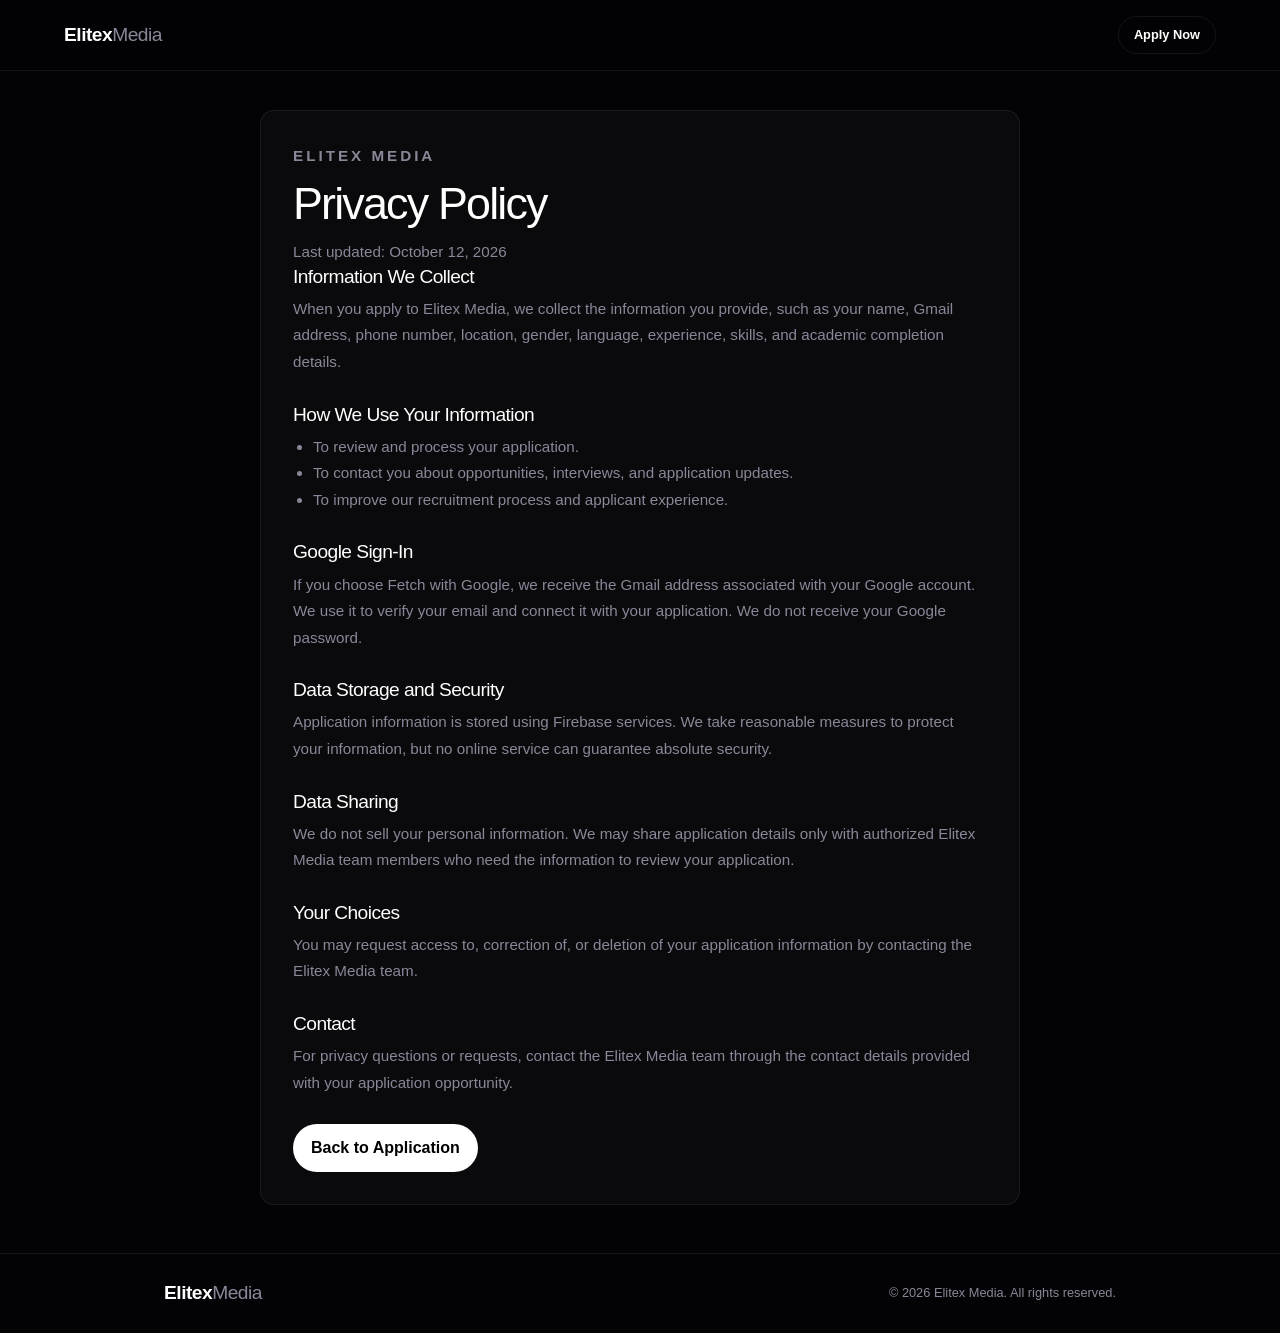
<file: privacy-policy.html>
<!DOCTYPE html>
<html lang="en">
<head>
    <meta charset="UTF-8">
    <meta name="viewport" content="width=device-width, initial-scale=1.0">
    <meta name="theme-color" content="#030305">
    <title>Privacy Policy | Elitex Media</title>
    <link rel="stylesheet" href="style.css">
    <style>
        .policy-page {
            min-height: 100vh;
            padding: 110px 0 48px;
        }

        .policy-content {
            max-width: 760px;
            margin: 0 auto;
            padding: 32px;
            border: 1px solid var(--border-color);
            border-radius: var(--radius-md);
            background: rgba(255, 255, 255, 0.03);
        }

        .policy-content h2 {
            margin: 28px 0 8px;
            color: #fff;
            font-size: 1.2rem;
        }

        .policy-content h2:first-of-type {
            margin-top: 0;
        }

        .policy-content p,
        .policy-content li {
            color: var(--text-secondary);
            font-size: 0.95rem;
            line-height: 1.75;
        }

        .policy-content ul {
            margin: 8px 0 0 20px;
        }

        .policy-back {
            display: inline-flex;
            margin-top: 28px;
            padding: 11px 18px;
            border-radius: 40px;
            background: #fff;
            color: #000;
            font-weight: 600;
            text-decoration: none;
        }
    </style>
</head>
<body>
    <header class="navbar">
        <div class="nav-container">
            <h1 class="logo">Elitex<span>Media</span></h1>
            <a class="nav-cta" href="index.html#apply">Apply Now</a>
        </div>
    </header>

    <main class="policy-page">
        <div class="container">
            <article class="policy-content">
                <p class="section-eyebrow">Elitex Media</p>
                <h1 class="section-title">Privacy Policy</h1>
                <p>Last updated: October 12, 2026</p>

                <h2>Information We Collect</h2>
                <p>When you apply to Elitex Media, we collect the information you provide, such as your name, Gmail address, phone number, location, gender, language, experience, skills, and academic completion details.</p>

                <h2>How We Use Your Information</h2>
                <ul>
                    <li>To review and process your application.</li>
                    <li>To contact you about opportunities, interviews, and application updates.</li>
                    <li>To improve our recruitment process and applicant experience.</li>
                </ul>

                <h2>Google Sign-In</h2>
                <p>If you choose Fetch with Google, we receive the Gmail address associated with your Google account. We use it to verify your email and connect it with your application. We do not receive your Google password.</p>

                <h2>Data Storage and Security</h2>
                <p>Application information is stored using Firebase services. We take reasonable measures to protect your information, but no online service can guarantee absolute security.</p>

                <h2>Data Sharing</h2>
                <p>We do not sell your personal information. We may share application details only with authorized Elitex Media team members who need the information to review your application.</p>

                <h2>Your Choices</h2>
                <p>You may request access to, correction of, or deletion of your application information by contacting the Elitex Media team.</p>

                <h2>Contact</h2>
                <p>For privacy questions or requests, contact the Elitex Media team through the contact details provided with your application opportunity.</p>

                <a class="policy-back" href="index.html#apply">Back to Application</a>
            </article>
        </div>
    </main>

    <footer>
        <div class="container footer-content">
            <div class="logo">Elitex<span>Media</span></div>
            <p>&copy; 2026 Elitex Media. All rights reserved.</p>
        </div>
    </footer>
</body>
</html>
</file>
<file: style.css>
/* ═══════════════════════════════════════════════════
   ELITEX MEDIA — Mobile-First Stylesheet
   Base = mobile (~375px+). Desktop via min-width.
   ═══════════════════════════════════════════════════ */

/* ── Tokens ─────────────────────────────────────── */
:root {
    --bg-color:      #030305;
    --surface-color: #0a0a0e;
    --border-color:  rgba(255, 255, 255, 0.07);
    --text-primary:  #ffffff;
    --text-secondary:#888899;
    --gradient:      linear-gradient(135deg, #e0e0e0, #888899);
    --radius-sm:     10px;
    --radius-md:     14px;
    --radius-lg:     20px;
    --radius-pill:   40px;
    --safe-top:    env(safe-area-inset-top, 0px);
    --safe-bottom: env(safe-area-inset-bottom, 0px);
    --safe-left:   env(safe-area-inset-left, 0px);
    --safe-right:  env(safe-area-inset-right, 0px);
}

/* ── Reset ───────────────────────────────────────── */
*, *::before, *::after {
    box-sizing: border-box;
    margin: 0;
    padding: 0;
    -webkit-tap-highlight-color: transparent;
}

html {
    scroll-behavior: smooth;
    -webkit-text-size-adjust: 100%;
    text-size-adjust: 100%;
}

body {
    background-color: var(--bg-color);
    color: var(--text-primary);
    font-family: 'Inter', sans-serif;
    line-height: 1.6;
    overflow-x: hidden;
    -webkit-overflow-scrolling: touch;
}

/* ── Typography ─────────────────────────────────── */
h1, h2, h3 {
    font-weight: 500;
    letter-spacing: -0.03em;
    line-height: 1.15;
}

.gradient-text {
    background: var(--gradient);
    -webkit-background-clip: text;
    -webkit-text-fill-color: transparent;
    background-clip: text;
}

/* ── Layout ──────────────────────────────────────── */
.container {
    width: 100%;
    padding-left:  max(18px, calc(18px + var(--safe-left)));
    padding-right: max(18px, calc(18px + var(--safe-right)));
}

@media (min-width: 640px)  { .container { max-width: 640px;  margin: 0 auto; padding: 0 24px; } }
@media (min-width: 1024px) { .container { max-width: 1000px; } }

/* ══════════════════════════════════════════════════
   HEADER / NAV
   ══════════════════════════════════════════════════ */
header {
    position: fixed;
    width: 100%;
    top: 0;
    z-index: 1000;
    background: rgba(3, 3, 5, 0.82);
    backdrop-filter: blur(16px);
    -webkit-backdrop-filter: blur(16px);
    border-bottom: 1px solid var(--border-color);
    padding-top: var(--safe-top);
}

.nav-container {
    display: flex;
    justify-content: space-between;
    align-items: center;
    padding: 12px 16px;
    padding-left:  max(16px, calc(16px + var(--safe-left)));
    padding-right: max(16px, calc(16px + var(--safe-right)));
}

@media (min-width: 640px) {
    .nav-container { padding: 16px 24px; max-width: 1200px; margin: 0 auto; }
}

.logo {
    font-size: 1.2rem;
    font-weight: 700;
    letter-spacing: -0.5px;
}

.logo span {
    color: var(--text-secondary);
    font-weight: 400;
}

.nav-cta {
    color: var(--text-primary);
    text-decoration: none;
    font-size: 0.8rem;
    font-weight: 600;
    padding: 8px 15px;
    min-height: 38px;
    display: inline-flex;
    align-items: center;
    border: 1px solid var(--border-color);
    border-radius: var(--radius-pill);
    transition: background 0.25s ease, color 0.25s ease;
}

@media (hover: hover) {
    .nav-cta:hover { background: #fff; color: #000; }
}

/* ─── Global Top Nav Navigation Menu (Home / Dashboard / HR Dashboard) ─── */
.nav-menu {
    display: flex;
    align-items: center;
    gap: 6px;
    background: rgba(255, 255, 255, 0.04);
    border: 1px solid var(--border-color);
    padding: 4px;
    border-radius: var(--radius-pill);
}

.nav-item {
    color: var(--text-secondary);
    text-decoration: none;
    font-size: 0.82rem;
    font-weight: 600;
    padding: 7px 15px;
    border-radius: var(--radius-pill);
    border: none;
    background: transparent;
    cursor: pointer;
    display: inline-flex;
    align-items: center;
    gap: 6px;
    transition: all 0.2s ease;
    user-select: none;
}

.nav-item:hover {
    color: #fff;
    background: rgba(255, 255, 255, 0.08);
}

.nav-item.active {
    color: #000;
    background: #fff;
    box-shadow: 0 2px 10px rgba(255, 255, 255, 0.2);
}

.nav-badge-pill {
    background: rgba(59, 130, 246, 0.18);
    color: #60a5fa;
    border: 1px solid rgba(59, 130, 246, 0.3);
    padding: 1px 6px;
    border-radius: var(--radius-pill);
    font-size: 0.68rem;
    font-weight: 700;
}

.nav-item.active .nav-badge-pill {
    background: #000;
    color: #fff;
    border-color: #000;
}

@media (max-width: 640px) {
    .nav-container {
        flex-wrap: wrap;
        gap: 10px;
    }
    .nav-menu {
        order: 3;
        width: 100%;
        justify-content: center;
    }
    .nav-item {
        padding: 6px 10px;
        font-size: 0.74rem;
        flex: 1;
        justify-content: center;
    }
}

/* ══════════════════════════════════════════════════
   HERO
   ══════════════════════════════════════════════════ */
.hero {
    display: flex;
    align-items: center;
    justify-content: center;
    position: relative;
    padding-top: calc(70px + var(--safe-top));
    padding-bottom: 28px;
}

@media (min-width: 768px) {
    .hero {
        min-height: 75vh;
        padding-top: 84px;
        padding-bottom: 44px;
    }
}

.hero-container {
    position: relative;
    z-index: 2;
    text-align: center;
    width: 100%;
}

.badge {
    display: inline-flex;
    align-items: center;
    gap: 7px;
    padding: 5px 13px;
    background: rgba(255, 255, 255, 0.04);
    border: 1px solid var(--border-color);
    border-radius: var(--radius-pill);
    font-size: 0.73rem;
    color: var(--text-secondary);
    margin-bottom: 14px;
    letter-spacing: 0.2px;
}

.live-dot {
    width: 6px;
    height: 6px;
    background: #22c55e;
    border-radius: 50%;
    box-shadow: 0 0 8px #22c55e;
    animation: livePulse 2s infinite ease-in-out;
}

@keyframes livePulse {
    0%, 100% { opacity: 1; transform: scale(1); }
    50% { opacity: 0.4; transform: scale(0.85); }
}

.hero h2 {
    font-size: clamp(1.85rem, 8vw, 4.2rem);
    margin-bottom: 10px;
}

.hero p {
    font-size: clamp(0.88rem, 3.5vw, 1.15rem);
    color: var(--text-secondary);
    max-width: 460px;
    margin: 0 auto 16px;
    font-weight: 300;
    padding: 0 4px;
    line-height: 1.55;
}

/* Visual Micro-Perks Pills */
.hero-perks {
    display: flex;
    flex-wrap: wrap;
    align-items: center;
    justify-content: center;
    gap: 7px;
    margin: 0 auto 20px;
    max-width: 480px;
}

.perk-pill {
    display: inline-flex;
    align-items: center;
    gap: 6px;
    padding: 5px 12px;
    background: rgba(255, 255, 255, 0.03);
    border: 1px solid rgba(255, 255, 255, 0.08);
    border-radius: var(--radius-pill);
    font-size: 0.74rem;
    font-weight: 500;
    color: #e2e2ec;
    backdrop-filter: blur(8px);
    -webkit-backdrop-filter: blur(8px);
    transition: border-color 0.25s ease, background 0.25s ease, transform 0.2s ease;
}

.perk-pill i {
    font-size: 0.72rem;
    color: var(--text-secondary);
}

@media (hover: hover) {
    .perk-pill:hover {
        border-color: rgba(255, 255, 255, 0.25);
        background: rgba(255, 255, 255, 0.07);
        transform: translateY(-2px);
    }
}

.hero-actions {
    display: flex;
    flex-direction: column;
    align-items: center;
    gap: 12px;
}

.cta-button {
    background: #ffffff;
    color: #000000;
    text-decoration: none;
    padding: 14px 26px;
    border-radius: var(--radius-pill);
    font-size: 0.92rem;
    font-weight: 600;
    width: 100%;
    max-width: 290px;
    text-align: center;
    display: block;
    transition: transform 0.2s ease, box-shadow 0.2s ease;
    -webkit-user-select: none;
    user-select: none;
}

@media (hover: hover) {
    .cta-button:hover {
        transform: scale(1.02);
        box-shadow: 0 0 30px rgba(255,255,255,0.15);
    }
}

.social-proof {
    display: flex;
    align-items: center;
    gap: 8px;
    color: var(--text-secondary);
    font-size: 0.82rem;
}

.avatars { display: flex; }

.avatars img {
    width: 28px;
    height: 28px;
    border-radius: 50%;
    border: 2px solid var(--bg-color);
    margin-left: -7px;
    object-fit: cover;
}

.avatars img:first-child { margin-left: 0; }

/* Glow orb */
.glow-orb {
    position: absolute;
    border-radius: 50%;
    opacity: 0.12;
    z-index: 1;
    pointer-events: none;
    will-change: transform;
}

.orb-1 {
    width: 260px;
    height: 260px;
    background: #ffffff;
    filter: blur(50px);
    top: -80px;
    left: 50%;
    transform: translateX(-50%);
}

@media (min-width: 768px) {
    .orb-1 {
        width: 500px;
        height: 500px;
        filter: blur(60px);
        top: -200px;
        opacity: 0.15;
    }
}

/* ══════════════════════════════════════════════════
   TRUSTED BY / MARQUEE
   ══════════════════════════════════════════════════ */
.trusted-by {
    padding: 44px 0;
    border-bottom: 1px solid var(--border-color);
    background: var(--surface-color);
    overflow: hidden;
}

.trusted-label {
    text-align: center;
    font-size: 0.7rem;
    letter-spacing: 2.5px;
    color: var(--text-secondary);
    margin-bottom: 24px;
    font-weight: 600;
    text-transform: uppercase;
    padding: 0 20px;
}

.marquee-container {
    width: 100%;
    overflow: hidden;
    white-space: nowrap;
    position: relative;
}

.marquee-container::before,
.marquee-container::after {
    content: '';
    position: absolute;
    top: 0;
    width: 50px;
    height: 100%;
    z-index: 2;
    pointer-events: none;
}

@media (min-width: 640px) {
    .marquee-container::before,
    .marquee-container::after { width: 100px; }
}

.marquee-container::before {
    left: 0;
    background: linear-gradient(to right, var(--surface-color), transparent);
}

.marquee-container::after {
    right: 0;
    background: linear-gradient(to left, var(--surface-color), transparent);
}

.marquee {
    display: inline-block;
    animation: marquee 22s linear infinite;
}

@media (hover: hover) {
    .marquee:hover { animation-play-state: paused; }
}

.marquee .client-logo {
    display: inline-flex;
    align-items: center;
    justify-content: center;
    margin: 0 22px;
    vertical-align: middle;
}

@media (min-width: 640px) {
    .marquee .client-logo { margin: 0 36px; }
}

.client-logo img {
    height: 24px;
    max-width: 110px;
    object-fit: contain;
    filter: grayscale(100%) opacity(0.45);
    transition: filter 0.3s ease;
}

.client-logo .brand-svg {
    height: 24px;
    width: auto;
    max-width: 140px;
    color: rgba(255, 255, 255, 0.45);
    transition: color 0.3s ease, transform 0.3s ease;
    display: inline-block;
    vertical-align: middle;
}

@media (min-width: 640px) {
    .client-logo img { height: 32px; max-width: 140px; }
    .client-logo .brand-svg { height: 28px; }
}

@media (hover: hover) {
    .client-logo img:hover { filter: grayscale(0%) opacity(1); }
    .client-logo:hover .brand-svg {
        color: #ffffff;
        transform: scale(1.05);
    }
}

@keyframes marquee {
    0%   { transform: translateX(0); }
    100% { transform: translateX(-50%); }
}

/* ══════════════════════════════════════════════════
   AGENCY HIGHLIGHTS / PROOF & PERKS
   ══════════════════════════════════════════════════ */
.highlights-section {
    padding: 56px 0 60px;
    background: var(--bg-color);
    border-bottom: 1px solid var(--border-color);
    position: relative;
}

@media (min-width: 768px) {
    .highlights-section { padding: 80px 0 88px; }
}

.highlights-grid {
    display: grid;
    grid-template-columns: repeat(2, minmax(0, 1fr));
    gap: 10px;
}

@media (min-width: 580px) {
    .highlights-grid {
        grid-template-columns: repeat(2, 1fr);
        gap: 14px;
    }
}

@media (min-width: 960px) {
    .highlights-grid {
        grid-template-columns: repeat(4, 1fr);
        gap: 16px;
    }
}

.highlight-card {
    position: relative;
    background: var(--surface-color);
    border: 1px solid var(--border-color);
    border-radius: var(--radius-lg);
    padding: 24px 20px;
    display: flex;
    flex-direction: column;
    gap: 8px;
    transition: border-color 0.35s ease, transform 0.35s ease, box-shadow 0.35s ease;
    overflow: hidden;
}

.highlight-card:active {
    border-color: rgba(255, 255, 255, 0.2);
}

@media (hover: hover) {
    .highlight-card:hover {
        border-color: rgba(255, 255, 255, 0.22);
        transform: translateY(-4px);
        box-shadow: 0 16px 40px rgba(0, 0, 0, 0.5);
    }
}

.highlight-icon-wrap {
    width: 42px;
    height: 42px;
    border-radius: var(--radius-sm);
    background: rgba(255, 255, 255, 0.05);
    border: 1px solid rgba(255, 255, 255, 0.08);
    display: flex;
    align-items: center;
    justify-content: center;
    font-size: 1.1rem;
    color: #fff;
    box-shadow: 0 0 16px rgba(255, 255, 255, 0.05);
    margin-bottom: 4px;
}

.highlight-number {
    font-size: 2.2rem;
    font-weight: 700;
    letter-spacing: -0.03em;
    line-height: 1;
    background: var(--gradient);
    -webkit-background-clip: text;
    -webkit-text-fill-color: transparent;
    background-clip: text;
}

.highlight-badge {
    align-self: flex-start;
    font-size: 0.65rem;
    font-weight: 700;
    letter-spacing: 0.5px;
    text-transform: uppercase;
    padding: 3px 9px;
    border-radius: var(--radius-pill);
    background: rgba(34, 197, 94, 0.12);
    border: 1px solid rgba(34, 197, 94, 0.28);
    color: #4ade80;
    margin-bottom: 2px;
}

.highlight-badge-accent {
    background: rgba(168, 85, 247, 0.12);
    border-color: rgba(168, 85, 247, 0.28);
    color: #c084fc;
}

.highlight-card h3 {
    font-size: 1.05rem;
    font-weight: 600;
    letter-spacing: -0.02em;
    color: #fff;
    line-height: 1.3;
}

.highlight-card p {
    color: var(--text-secondary);
    font-size: 0.84rem;
    line-height: 1.6;
}

@media (max-width: 579px) {
    .highlight-card {
        padding: 16px 12px;
    }

    .highlight-icon-wrap {
        width: 36px;
        height: 36px;
        font-size: 0.95rem;
    }

    .highlight-card h3 {
        font-size: 0.92rem;
    }

    .highlight-card p {
        font-size: 0.76rem;
    }
}

/* ══════════════════════════════════════════════════
   ROLES SECTION
   ══════════════════════════════════════════════════ */
.roles-section {
    padding: 48px 0 52px;
    background: var(--surface-color);
    border-top: 1px solid var(--border-color);
    border-bottom: 1px solid var(--border-color);
}

@media (min-width: 768px) {
    .roles-section { padding: 80px 0 88px; }
}

.section-header {
    text-align: center;
    margin-bottom: 28px;
}

@media (min-width: 768px) {
    .section-header { margin-bottom: 48px; }
}

.section-eyebrow {
    font-size: 0.68rem;
    font-weight: 700;
    letter-spacing: 3px;
    text-transform: uppercase;
    color: var(--text-secondary);
    margin-bottom: 8px;
}

.section-title {
    font-size: clamp(1.7rem, 6.5vw, 2.8rem);
    margin-bottom: 10px;
    letter-spacing: -0.04em;
}

.section-subtitle {
    font-size: 0.9rem;
    color: var(--text-secondary);
    max-width: 440px;
    margin: 0 auto;
    font-weight: 300;
    line-height: 1.6;
}

/* Grid */
.roles-grid {
    position: relative;
    display: grid;
    grid-template-columns: repeat(2, minmax(0, 1fr));
    gap: 16px 28px;
}

.roles-grid::before {
    content: '';
    position: absolute;
    top: 0;
    bottom: 0;
    left: 50%;
    width: 1px;
    background: linear-gradient(to bottom, transparent, rgba(255, 255, 255, 0.22) 8%, rgba(255, 255, 255, 0.22) 92%, transparent);
    transform: translateX(-50%);
}

@media (min-width: 580px) {
    .roles-grid { grid-template-columns: repeat(2, 1fr); gap: 12px; }
}

@media (min-width: 960px) {
    .roles-grid {
        position: relative;
        grid-template-columns: repeat(2, minmax(0, 1fr));
        gap: 24px 80px;
        max-width: 1080px;
        margin: 0 auto;
    }

    .roles-grid::before {
        content: '';
        position: absolute;
        top: 0;
        bottom: 0;
        left: 50%;
        width: 1px;
        background: linear-gradient(to bottom, transparent, rgba(255, 255, 255, 0.22) 8%, rgba(255, 255, 255, 0.22) 92%, transparent);
        transform: translateX(-50%);
    }
}

/* Card */
.role-card {
    position: relative;
    background: linear-gradient(145deg, rgba(255, 255, 255, 0.07), var(--bg-color) 42%);
    border: 1px solid rgba(255, 255, 255, 0.11);
    border-radius: var(--radius-lg);
    padding: 14px 14px 13px;
    display: flex;
    flex-direction: column;
    gap: 7px;
    transition: border-color 0.3s ease, box-shadow 0.3s ease;
    overflow: visible;
    -webkit-user-select: none;
    user-select: none;
    box-shadow: inset 0 1px 0 rgba(255, 255, 255, 0.06), 0 12px 28px rgba(0, 0, 0, 0.18);
}

.role-card {
    z-index: 1;
}

.role-card:nth-child(odd)::after,
.role-card:nth-child(even)::after {
    content: '';
    position: absolute;
    top: 50%;
    width: 14px;
    height: 1px;
    background: linear-gradient(to right, rgba(255, 255, 255, 0.22), rgba(255, 255, 255, 0.22)), radial-gradient(circle at center, #fff 0 3px, transparent 4px);
    background-size: 100% 1px, 8px 8px;
    background-position: center, right center;
    background-repeat: no-repeat;
    animation: timelinePulse 1.8s ease-in-out infinite;
}

.role-card:nth-child(odd)::after {
    right: -14px;
}

.role-card:nth-child(even)::after {
    left: -14px;
    background-position: center, left center;
}

@keyframes timelinePulse {
    0%, 100% { opacity: 0.45; }
    50% { opacity: 1; }
}

@media (min-width: 580px) {
    .role-card { padding: 18px 17px 16px; gap: 9px; }
}

@media (min-width: 960px) {
    .role-card:nth-child(odd)::after,
    .role-card:nth-child(even)::after {
        width: 40px;
    }

    .role-card:nth-child(odd)::after {
        right: -40px;
    }

    .role-card:nth-child(even)::after {
        left: -40px;
    }
}

@media (max-width: 579px) {
    .roles-grid {
        grid-template-columns: 1fr;
        gap: 14px;
        padding-left: 28px;
    }

    .roles-grid::before {
        left: 10px;
        transform: none;
    }

    .role-card:nth-child(odd)::after,
    .role-card:nth-child(even)::after {
        right: auto;
        left: -18px;
        width: 18px;
        background-position: center, left center;
    }
}

.role-card:active {
    border-color: rgba(255, 255, 255, 0.2);
    box-shadow: 0 8px 30px rgba(0, 0, 0, 0.4);
}

@media (hover: hover) {
    .role-card { transition: border-color 0.35s ease, transform 0.35s ease, box-shadow 0.35s ease; }
    .role-card:hover {
        border-color: rgba(255, 255, 255, 0.18);
        transform: translateY(-4px);
        box-shadow: 0 20px 50px rgba(0, 0, 0, 0.5);
    }
    .role-card::before {
        content: '';
        position: absolute;
        inset: 0;
        border-radius: inherit;
        background: radial-gradient(600px circle at var(--mouse-x,50%) var(--mouse-y,50%), rgba(255,255,255,0.04), transparent 60%);
        opacity: 0;
        transition: opacity 0.4s ease;
        pointer-events: none;
    }
    .role-card:hover::before { opacity: 1; }
}

.role-card-top {
    display: flex;
    align-items: center;
    justify-content: space-between;
    gap: 8px;
}

.role-icon-wrap {
    width: 36px;
    height: 36px;
    border-radius: var(--radius-sm);
    background: linear-gradient(145deg, rgba(255, 255, 255, 0.14), rgba(255, 255, 255, 0.03));
    border: 1px solid rgba(255, 255, 255, 0.15);
    display: flex;
    align-items: center;
    justify-content: center;
    font-size: 0.9rem;
    color: #fff;
    flex-shrink: 0;
    box-shadow: inset 0 1px 0 rgba(255, 255, 255, 0.12), 0 8px 20px rgba(0, 0, 0, 0.2);
    transition: background 0.3s ease, box-shadow 0.3s ease;
}

@media (hover: hover) {
    .role-card:hover .role-icon-wrap {
        background: rgba(255, 255, 255, 0.09);
        box-shadow: 0 0 22px rgba(255, 255, 255, 0.12);
    }
}

.role-tags {
    display: flex;
    gap: 4px;
    flex-wrap: wrap;
    justify-content: flex-end;
}

.tag {
    font-size: 0.62rem;
    font-weight: 700;
    letter-spacing: 0.2px;
    padding: 2px 8px;
    border-radius: var(--radius-pill);
    background: rgba(255, 255, 255, 0.05);
    border: 1px solid rgba(255, 255, 255, 0.08);
    color: var(--text-secondary);
    white-space: nowrap;
}

.tag-hot {
    background: rgba(255, 140, 50, 0.1);
    border-color: rgba(255, 140, 50, 0.25);
    color: #ff8c32;
}

.role-card h3 {
    font-size: 0.9rem;
    font-weight: 600;
    letter-spacing: -0.02em;
    line-height: 1.3;
    color: #fff;
}

@media (min-width: 580px) {
    .role-card h3 { font-size: 0.96rem; }
}

.role-card p {
    color: var(--text-secondary);
    font-size: 0.78rem;
    line-height: 1.6;
    flex: 1;
}

.role-apply-link {
    display: inline-flex;
    align-items: center;
    gap: 6px;
    font-size: 0.78rem;
    font-weight: 600;
    color: #cbd5e1;
    text-decoration: none;
    min-height: 36px;
    transition: color 0.25s ease;
}

.role-apply-link i {
    font-size: 0.68rem;
    transition: transform 0.25s ease;
}

.roles-more-cta {
    position: relative;
    max-width: 620px;
    margin: 30px auto 0;
    padding: 24px 20px;
    border: 1px solid rgba(255, 255, 255, 0.13);
    border-radius: var(--radius-lg);
    background: linear-gradient(145deg, rgba(255, 255, 255, 0.08), rgba(255, 255, 255, 0.02));
    box-shadow: inset 0 1px 0 rgba(255, 255, 255, 0.08), 0 14px 34px rgba(0, 0, 0, 0.2);
    text-align: center;
}

.roles-more-cta::before {
    content: '';
    position: absolute;
    top: -30px;
    left: 50%;
    width: 1px;
    height: 30px;
    background: rgba(255, 255, 255, 0.22);
    transform: translateX(-50%);
}

.roles-more-cta::after {
    content: '';
    position: absolute;
    top: -34px;
    left: 50%;
    width: 8px;
    height: 8px;
    border-radius: 50%;
    background: #fff;
    box-shadow: 0 0 12px rgba(255, 255, 255, 0.7);
    transform: translateX(-50%);
    animation: timelinePulse 1.8s ease-in-out infinite;
}

.roles-more-eyebrow {
    color: #f5c451;
    font-size: 0.66rem;
    font-weight: 700;
    letter-spacing: 2px;
    text-transform: uppercase;
}

.roles-more-cta h3 {
    margin-top: 7px;
    color: #fff;
    font-size: 1.2rem;
}

.roles-more-cta p {
    max-width: 420px;
    margin: 7px auto 16px;
    color: var(--text-secondary);
    font-size: 0.82rem;
}

.roles-more-button {
    display: inline-flex;
    align-items: center;
    gap: 8px;
    padding: 10px 18px;
    border-radius: var(--radius-pill);
    background: #fff;
    color: #000;
    font-size: 0.8rem;
    font-weight: 700;
    text-decoration: none;
}

.roles-more-button i {
    transition: transform 0.25s ease;
}

@media (hover: hover) {
    .roles-more-button:hover i {
        transform: translateX(4px);
    }
}

@media (hover: hover) {
    .role-apply-link:hover {
        color: #fff;
    }

    .role-apply-link:hover i {
        transform: translateX(4px);
    }
}

@media (hover: hover) {
    .role-apply-link:hover { color: #fff; }
    .role-apply-link:hover i { transform: translateX(3px); }
}

.role-apply-link:active { color: #fff; }

/* ══════════════════════════════════════════════════
   APPLICATION FORM
   ══════════════════════════════════════════════════ */
.apply-section {
    padding: 40px 0;
    padding-bottom: calc(40px + var(--safe-bottom));
}

@media (min-width: 768px) {
    .apply-section { padding: 90px 0; }
}

.form-wrapper {
    width: 100%;
    background: var(--surface-color);
    padding: 24px 18px;
    border-radius: var(--radius-lg);
    border: 1px solid var(--border-color);
}

@media (min-width: 480px) {
    .form-wrapper { padding: 30px 26px; border-radius: 20px; }
}

@media (min-width: 640px) {
    .form-wrapper { max-width: 680px; margin: 0 auto; padding: 42px 38px; border-radius: 24px; }
}

.form-header {
    text-align: center;
    margin-bottom: 24px;
}

.form-header h2 {
    font-size: clamp(1.4rem, 5.5vw, 1.9rem);
    margin-bottom: 8px;
}

.form-header p {
    color: var(--text-secondary);
    font-size: 0.875rem;
    line-height: 1.55;
}

.hr-badge-banner {
    display: inline-flex;
    align-items: center;
    gap: 8px;
    padding: 6px 14px;
    margin-top: 12px;
    background: rgba(59, 130, 246, 0.12);
    border: 1px solid rgba(59, 130, 246, 0.3);
    border-radius: var(--radius-pill);
    color: #93c5fd;
    font-size: 0.78rem;
    font-weight: 500;
}

.hr-badge-banner strong {
    color: #fff;
    letter-spacing: 0.3px;
}

.smooth-form .form-group {
    margin-bottom: 14px;
}

.smooth-form .form-row {
    display: flex;
    flex-direction: column;
    gap: 0;
}

@media (min-width: 640px) {
    .smooth-form .form-row { flex-direction: row; gap: 14px; }
    .smooth-form .form-row .form-group { flex: 1; }
}

label {
    display: block;
    margin-bottom: 6px;
    color: var(--text-secondary);
    font-size: 0.78rem;
    font-weight: 600;
    letter-spacing: 0.2px;
}

.checkbox-option {
    display: flex;
    align-items: center;
    gap: 10px;
    min-height: 48px;
    margin-bottom: 0;
    padding: 13px 14px;
    background: rgba(255, 255, 255, 0.03);
    border: 1px solid var(--border-color);
    border-radius: var(--radius-md);
    cursor: pointer;
}

.checkbox-option input {
    width: 18px;
    min-height: 18px;
    padding: 0;
    -webkit-appearance: checkbox;
    appearance: auto;
    accent-color: #93c5fd;
    cursor: pointer;
}

.checkbox-option span {
    color: #fff;
}

.policy-link {
    color: #93c5fd;
    text-decoration: underline;
    text-underline-offset: 2px;
}

.required {
    color: #ff6b6b;
    margin-left: 2px;
}

.optional {
    color: var(--text-secondary);
    font-weight: 400;
    font-size: 0.72rem;
    margin-left: 4px;
}

input, select {
    width: 100%;
    padding: 13px 14px;
    background: rgba(255, 255, 255, 0.03);
    border: 1px solid var(--border-color);
    border-radius: var(--radius-md);
    color: #fff;
    font-size: 16px; /* 16px prevents iOS auto-zoom */
    font-family: inherit;
    transition: background 0.25s ease, border-color 0.25s ease;
    min-height: 48px;
    -webkit-appearance: none;
    appearance: none;
}

select {
    cursor: pointer;
    background-image: url("data:image/svg+xml,%3Csvg xmlns='http://www.w3.org/2000/svg' width='12' height='8' viewBox='0 0 12 8'%3E%3Cpath fill='%23888899' d='M1.41 0L6 4.58 10.59 0 12 1.41l-6 6-6-6z'/%3E%3C/svg%3E");
    background-repeat: no-repeat;
    background-position: right 14px center;
    padding-right: 36px;
}

select option {
    background-color: #0e0e14;
    color: #fff;
}

input:focus, select:focus {
    outline: none;
    background: rgba(255, 255, 255, 0.06);
    border-color: rgba(255, 255, 255, 0.28);
}

.email-display {
    width: 100%;
    min-height: 48px;
    padding: 13px 14px;
    border: 1px solid var(--border-color);
    border-radius: var(--radius-md);
    background: rgba(255, 255, 255, 0.03);
    color: var(--text-secondary);
    font-size: 16px;
}

.google-sign-in {
    display: inline-flex;
    align-items: center;
    justify-content: center;
    width: 100%;
    min-height: 44px;
    margin-top: 8px;
    padding: 9px 14px;
    border: 1px solid var(--border-color);
    border-radius: var(--radius-md);
    background: #fff;
    color: #111;
    font: inherit;
    font-size: 0.8rem;
    font-weight: 600;
    cursor: pointer;
    visibility: visible;
    opacity: 1;
}

.google-sign-in i {
    margin-right: 6px;
}

.google-sign-in:disabled {
    opacity: 0.6;
    cursor: wait;
}

/* Phone input group with +91 prefix */
.phone-input-group {
    display: flex;
    align-items: center;
    background: rgba(255, 255, 255, 0.03);
    border: 1px solid var(--border-color);
    border-radius: var(--radius-md);
    transition: background 0.25s ease, border-color 0.25s ease;
    overflow: hidden;
}

.phone-input-group:focus-within {
    background: rgba(255, 255, 255, 0.06);
    border-color: rgba(255, 255, 255, 0.28);
}

.phone-prefix {
    padding: 0 12px;
    color: #fff;
    font-weight: 600;
    font-size: 0.9rem;
    background: rgba(255, 255, 255, 0.05);
    height: 48px;
    display: flex;
    align-items: center;
    border-right: 1px solid var(--border-color);
    user-select: none;
    flex-shrink: 0;
}

.phone-input-group input {
    border: none;
    border-radius: 0;
    background: transparent;
    padding-left: 12px;
}

.phone-input-group input:focus {
    background: transparent;
    border-color: transparent;
}

.submit-btn {
    width: 100%;
    padding: 15px;
    min-height: 50px;
    background: #fff;
    color: #000;
    border: none;
    border-radius: var(--radius-md);
    font-size: 0.95rem;
    font-weight: 600;
    font-family: inherit;
    cursor: pointer;
    display: flex;
    justify-content: center;
    align-items: center;
    gap: 9px;
    margin-top: 4px;
    transition: background 0.2s ease, transform 0.15s ease;
    -webkit-appearance: none;
    appearance: none;
}

.submit-btn:active { transform: scale(0.98); }

@media (hover: hover) {
    .submit-btn:hover { background: #e0e0e0; }
}

.message {
    margin-top: 14px;
    padding: 12px 14px;
    border-radius: var(--radius-md);
    text-align: center;
    background: rgba(255, 255, 255, 0.05);
    border: 1px solid rgba(255, 255, 255, 0.1);
    color: #fff;
    font-size: 0.875rem;
    line-height: 1.5;
}

.hidden { display: none; }

.success-modal {
    position: fixed;
    inset: 0;
    z-index: 2000;
    display: flex;
    align-items: center;
    justify-content: center;
    padding: 20px;
    background: rgba(0, 0, 0, 0.78);
    backdrop-filter: blur(8px);
    -webkit-backdrop-filter: blur(8px);
}

.success-modal.hidden { display: none; }

.success-modal-card {
    position: relative;
    width: min(100%, 420px);
    padding: 34px 26px 26px;
    border: 1px solid rgba(255, 255, 255, 0.14);
    border-radius: 16px;
    background: #101014;
    text-align: center;
    box-shadow: 0 24px 80px rgba(0, 0, 0, 0.5);
}

.success-modal-icon {
    display: grid;
    place-items: center;
    width: 56px;
    height: 56px;
    margin: 0 auto 16px;
    border-radius: 50%;
    background: #fff;
    color: #101014;
    font-size: 1.4rem;
}

.success-modal-card h2 {
    margin-bottom: 8px;
    font-size: 1.35rem;
}

.success-modal-card p {
    color: var(--text-secondary);
    font-size: 0.92rem;
    line-height: 1.6;
}

.success-modal-close {
    position: absolute;
    top: 10px;
    right: 12px;
    border: 0;
    background: transparent;
    color: var(--text-secondary);
    font-size: 1.6rem;
    line-height: 1;
    cursor: pointer;
}

.success-modal-button {
    width: 100%;
    margin-top: 22px;
    padding: 12px 18px;
    border: 0;
    border-radius: 40px;
    background: #fff;
    color: #000;
    font: inherit;
    font-weight: 600;
    cursor: pointer;
}

/* ══════════════════════════════════════════════════
   FOOTER
   ══════════════════════════════════════════════════ */
footer {
    padding: 24px 0;
    padding-bottom: calc(24px + var(--safe-bottom));
    border-top: 1px solid var(--border-color);
}

.footer-content {
    display: flex;
    flex-direction: column;
    align-items: center;
    gap: 8px;
    text-align: center;
}

@media (min-width: 640px) {
    .footer-content {
        flex-direction: row;
        justify-content: space-between;
        text-align: left;
    }
}

footer p {
    color: var(--text-secondary);
    font-size: 0.8rem;
}

/* ══════════════════════════════════════════════════
   ANIMATIONS
   ══════════════════════════════════════════════════ */
.fade-up {
    opacity: 1;
    transform: none;
}

body.js-loaded .fade-up {
    opacity: 0;
    transform: translateY(12px);
    transition: opacity 0.55s ease, transform 0.55s ease;
}

@media (min-width: 768px) {
    body.js-loaded .fade-up {
        transform: translateY(20px);
        transition: opacity 0.75s ease, transform 0.75s ease;
    }
}

body.js-loaded .fade-up.visible {
    opacity: 1;
    transform: translateY(0);
}

.delay-1 { transition-delay: 0.1s; }
.delay-2 { transition-delay: 0.2s; }

/* Accessibility: respect reduced motion */
@media (prefers-reduced-motion: reduce) {
    *, *::before, *::after {
        animation-duration: 0.01ms !important;
        transition-duration: 0.01ms !important;
    }
    .marquee { animation: none; }
}
</file>
